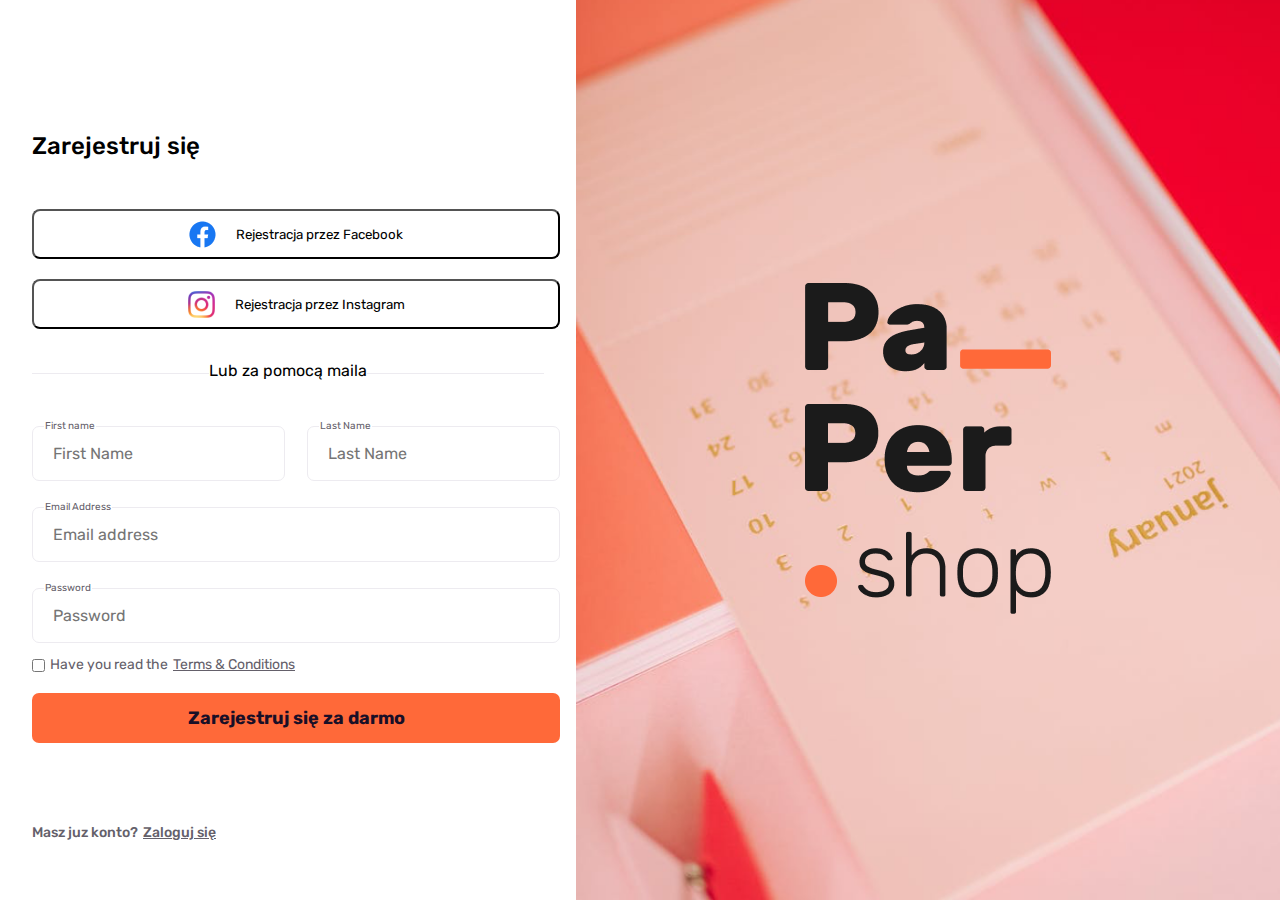
<file: index.html>
<!DOCTYPE html>
<html lang="en">
<head>
    <meta charset="UTF-8">
    <meta name="viewport" content="width=device-width, initial-scale=1.0">
    <meta name="description" content="Website that suppose to be a paper shop">
    <meta name="keywords" content="papershop learning programming devstock academy">
    <title>Paper shop</title>
    <link rel="stylesheet" href="./styles/index.css"/>
    <link rel="stylesheet" href="./styles/global.css"/>
    <link rel="preconnect" href="https://fonts.googleapis.com">
    <link rel="preconnect" href="https://fonts.gstatic.com" crossorigin>
    <link href="https://fonts.googleapis.com/css2?family=Roboto&family=Rubik:wght@300;400&display=swap" rel="stylesheet">
    <link rel="icon" type="image/png" href="./images/png/favicon.ico" sizes="32x32">
    <script src="register.js" defer></script>
</head>
<body>
    <main>
        <div class="left">
            <div class="register">
                <div class="notification success" id="success">Rejestracja zakończona sukcesem</div>
                <div class="notification failed" id="failed"></div>
                <p>Zarejestruj się</p>
                <button class="tooltip">
                    <img src="./images/webp/fb.webp" alt="facebookReg" class="fbIcon"> Rejestracja przez Facebook
                </button>
                <button class="tooltip">
                    <img src="./images/webp/insta.webp" alt="instagramReg" class="instaIcon"> Rejestracja przez Instagram
                </button>
                <div class="lineFirst">
                    <p>Lub za pomocą maila</p>
                </div>
            </div>
            <form action="" id="form" class="form">
                <div class="nameFormWrapper">
                    <div class="nameForm">
                        <div class="textInput">
                            <label for="" class="label">First name</label>
                            <input type="text" id="firstName" placeholder="First Name">
                            <div id="firstNameError" class="validationError">
                                Imię musi mieć 2 - 20 liter, a pierwsza musi być wielka
                            </div>
                        </div>
                    </div>
                    <div class="nameForm">
                        <div class="textInput">
                            <label for="" class="label">Last Name</label>
                            <input type="text" id="lastName" placeholder="Last Name">
                            <div id="lastNameError" class="validationError">
                                Nazwisko musi mieć 2 - 30 liter, a pierwsza musi być wielka
                            </div>
                        </div>
                    </div>
                </div>
                    <div class="nameForm">
                        <div class="textInput">
                            <label for="" class="label">Email Address</label>
                            <input type="text" id="email" placeholder="Email address">
                            <div id="emailAdressError" class="validationError">
                                To nie jest poprawny format adresu email
                            </div>
                        </div>
                    </div>
                    <div class="nameForm">
                        <div class="textInput">
                            <label for="" class="label">Password</label>
                            <input type="password" id="password" placeholder="Password">
                            <div id="passwordError" class="validationError">
                                Hasło musi mieć conajmniej 8 znaków, małą i wielką literę, cyfrę i znak specjalny
                            </div>
                        </div>
                    </div>
                <div class="termsWrapper">
                    <input type="checkbox" id="checkbox">
                    <span>Have you read the</span>
                    <a href="">Terms & Conditions</a>
                    <div id="termsError" class="validationError">
                        Brak akceptacji regulaminu
                    </div>
                </div>
                <div class="submit">
                    <button type="submit" id="submit">Zarejestruj się za darmo</button>
                </div>
            </form>
            <div class="bottomLine"></div>
            <div class="login">
                <span>Masz juz konto?</span>
                <a href="login.html">Zaloguj się</a>
            </div>
        </div>
        <div class="right">
            <div class="bg">
                <img src="./images/webp/background1.webp" alt="backgroundRight"/>
            </div>
            <div class="text">
                <img src="./images/webp/paper.webp" alt="backgroundLatters">
            </div>
        </div>
    </main>
    <div id="popup" class="popup">
        <span class="loader"></span>
    </div>
</body>
</html>
</file>
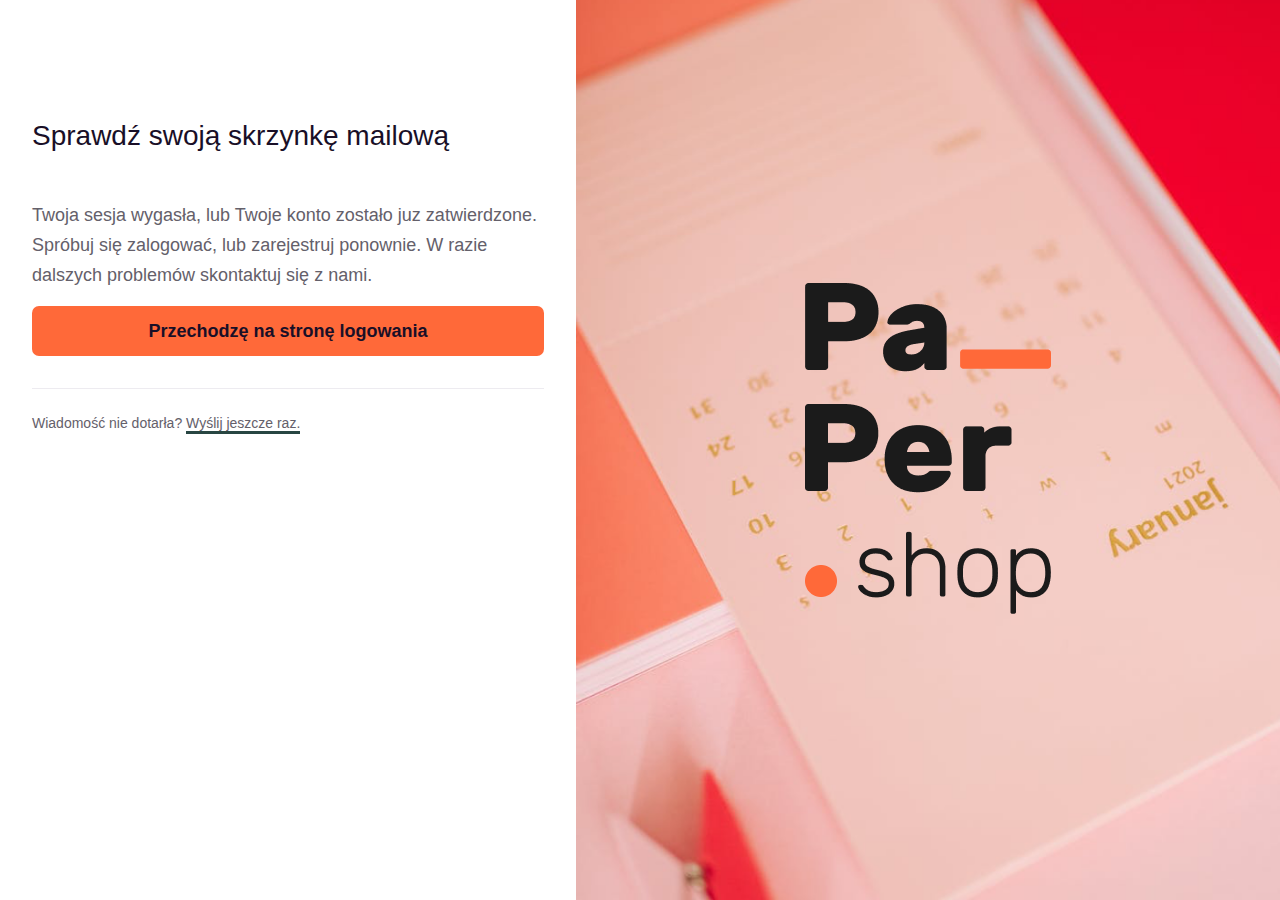
<file: confirm.html>
<!DOCTYPE html>
<html lang="en">
<head>
    <meta charset="UTF-8">
    <meta name="viewport" content="width=device-width, initial-scale=1.0">
    <meta name="description" content="Website that suppose to be a paper shop">
    <meta name="keywords" content="papershop learning programming devstock academy">
    <title>Cofirmation</title>
    <link rel="stylesheet" href="./styles/global.css">
    <link rel="stylesheet" href="./styles/confirm.css">
    <link rel="icon" type="image/png" href="./images/png/favicon.ico" sizes="32x32">
    <script src="confirm.js" defer></script>
</head>
<body>
    <main>
        <div class="left">
            <div class="confrim">
                <p class="title">
                    Sprawdź swoją skrzynkę mailową
                </p>
                <p class="subtitle">
                    Twoja sesja wygasła, lub Twoje konto zostało juz zatwierdzone.
                    Spróbuj się zalogować, lub zarejestruj ponownie.
                    W razie dalszych problemów skontaktuj się z nami.
                </p>
                <a href="login.html">
                    <button class="submit">Przechodzę na stronę logowania</button>
                </a>
                <div class="lineFirst"></div>
                <div class="login">
                    Wiadomość nie dotarła? <a href="#" class="link">Wyślij jeszcze raz.</a>
                </div>
            </div>
        </div>
        <div class="right">
            <div class="bgImage"></div>
            <div class="text">
                <img src="./images/webp/paper.webp" alt="background image">
        </div>
    </main>
    <div id="popup" class="popup">
        <span class="loader"></span>
    </div>
</body>
</html>
</file>
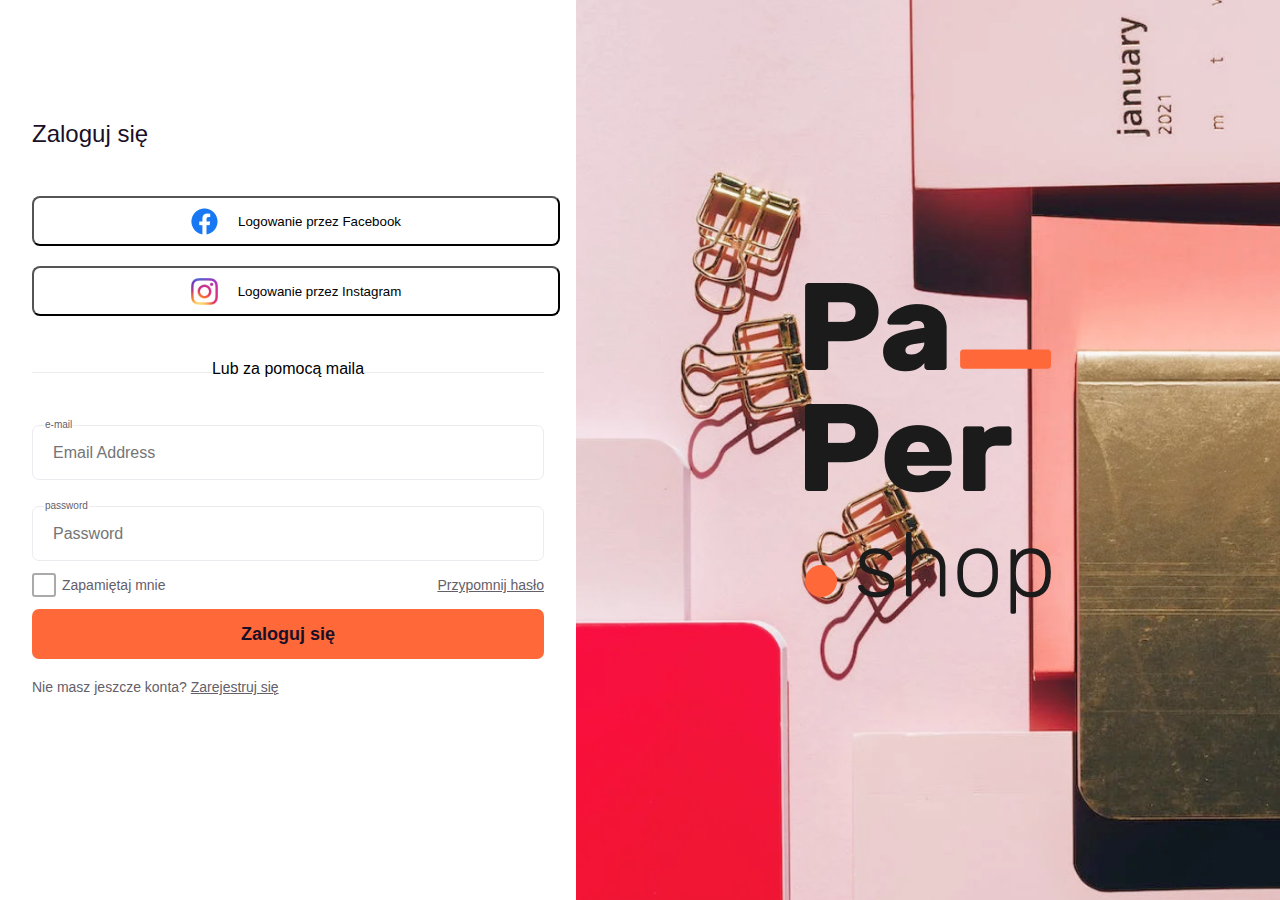
<file: login.html>
<!DOCTYPE html>
<html lang="en">
<head>
    <meta charset="UTF-8">
    <meta name="viewport" content="width=device-width, initial-scale=1.0">
    <meta name="description" content="Website that suppose to be a paper shop">
    <meta name="keywords" content="papershop learning programming devstock academy">
    <title>Sign In</title>
    <link rel="stylesheet" href="./styles/global.css">
    <link rel="stylesheet" href="./styles/login.css">
    <link rel="icon" type="image/png" href="./images/png/favicon.ico" sizes="32x32">
    <script src="./login.js" defer></script>
</head>
<body>
    <main>
        <div class="left">
            <div class="login">
                <div class="notification success" id="success">Logowanie zakończone sukcesem</div>
                <div class="notification failed" id="failed">Taki user nie istnieje <a href="./index.html">Zarejestruj się</a></div>
                <p>Zaloguj się</p>
                <button class="tooltip">
                    <img src="./images/webp/fb.webp" alt="logowanie przez facebook"> Logowanie przez Facebook
                </button>
                <button class="tooltip">
                    <img src="./images/webp/insta.webp" alt="logowanie przez instagram"> Logowanie przez Instagram
                </button>
                <div class="lineFirst">
                    <p>Lub za pomocą maila</p>
                </div>
                <form action="" id="form">
                    <div class="textInput">
                        <label for="" class="label">e-mail</label>
                        <input type="text" id="email" placeholder="Email Address">
                        <div class="validationError" id="emailError">
                            To nie jest poprawny format adresu email
                        </div>
                    </div>
                    <div class="textInput">
                        <label for="" class="label">password</label>
                        <input type="password" id="password" placeholder="Password">
                        <div class="validationError" id="passwordError">
                            To nie jest poprawny format hasła
                        </div>
                    </div>
                    <div class="bottomWrapper">
                        <div class="checkboxInput">
                            <input type="checkbox" name="rememberCheckbox" id="rememberCheckbox">
                            <label for="rememberCheckbox">Zapamiętaj mnie</label>
                            <a href="password-recovery.html">Przypomnij hasło</a>
                        </div>
                        <button id="submit" type="submit">Zaloguj się</button>
                    </div>
                </form>
                <div class="lineWrapper"></div>
                <div class="register">Nie masz jeszcze konta?
                    <a href="index.html">Zarejestruj się</a>
                </div>
            </div>
        </div>
        <div class="right">
            <div class="bgImage"></div>
            <div class="text">
                <img src="./images/webp/paper.webp" alt="background image">
            </div>
        </div>
    </main>
    <div id="popup" class="popup">
        <span class="loader"></span>
    </div>
</body>
</html>
</file>
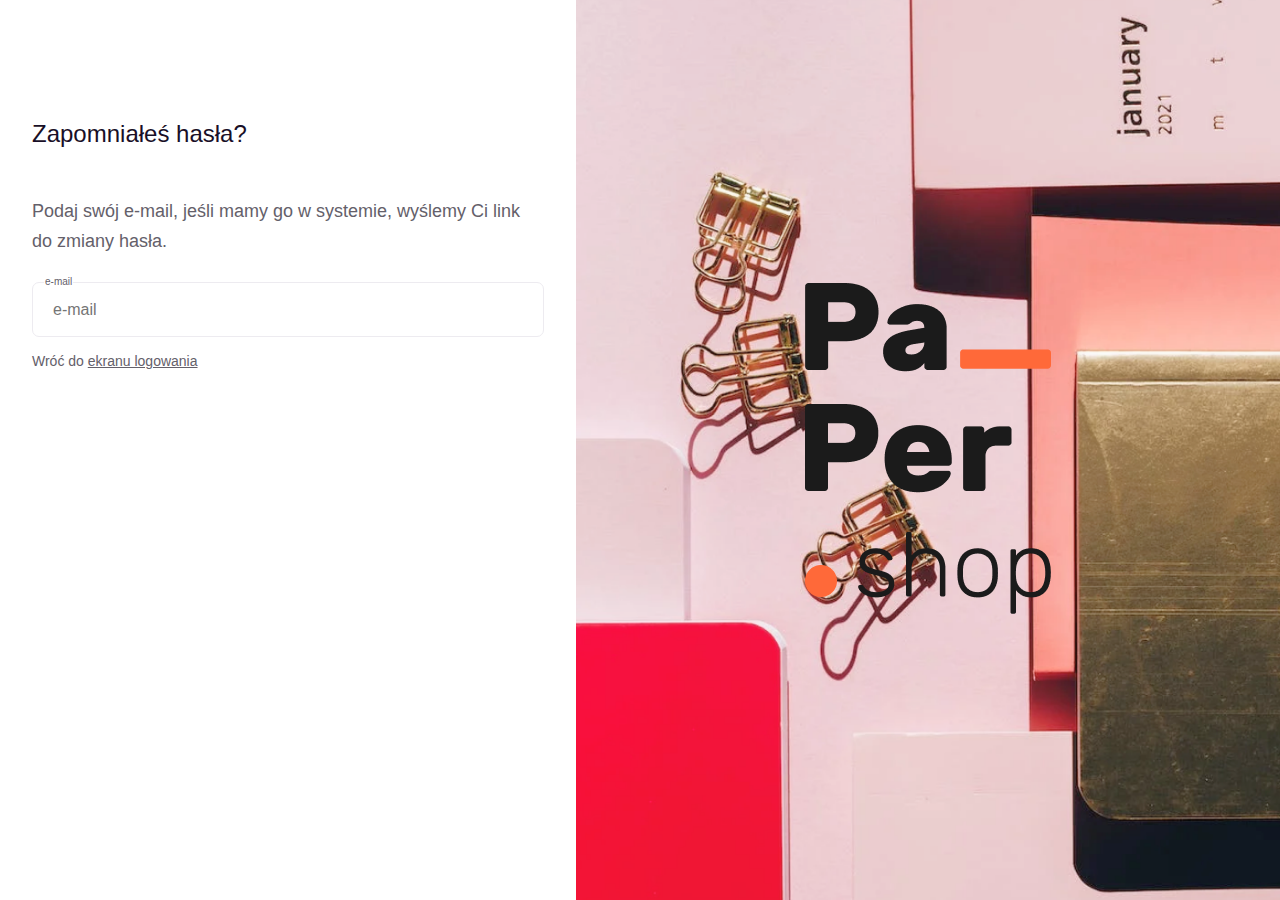
<file: password-recovery.html>
<!DOCTYPE html>
<html lang="en">
<head>
    <meta charset="UTF-8">
    <meta name="viewport" content="width=device-width, initial-scale=1.0">
    <meta name="description" content="Website that suppose to be a paper shop">
    <meta name="keywords" content="papershop learning programming devstock academy">
    <title>Password Recovery</title>
    <link rel="stylesheet" href="./styles/global.css">
    <link rel="stylesheet" href="./styles/password-recovery.css">
    <link rel="icon" type="image/png" href="./images/webp/favicon.ico" sizes="32x32">
    <script src="./password-recovery.js" defer></script>
</head>
<body>
    <main>
        <div class="left">
            <div class="recovery">
                <div class="notification success" id="success">Sprawdź swoją skrzynkę mailową</div>
                <div class="notification failed" id="failed">Email ma zły format <a href="./index.html">Zarejestruj się</a></div>
                <p class="title">Zapomniałeś hasła?</p>
                <p class="subtitle">
                    Podaj swój e-mail, jeśli mamy go w systemie, wyślemy Ci link do zmiany hasła.
                </p>
                <form id="form">
                    <div class="textInput">
                        <label for="" class="label">e-mail</label>
                        <input type="text" id="email" placeholder="e-mail">
                        <div class="validationError" id="emailError">
                            To nie jest poprawny format adresu e-mail
                        </div>
                    </div>
                </form>
                <div class="toLogin">Wróć do <a href="login.html">ekranu logowania</a>
                </div>
            </div>
        </div>
        <div class="right">
            <div class="bgImage"></div>
            <div class="text">
                <img src="./images/png/paper.png" alt="background image">
            </div>
        </div>
    </main>
    <div id="popup" class="popup">
        <span class="loader"></span>
    </div>
</body>
</html>
</file>
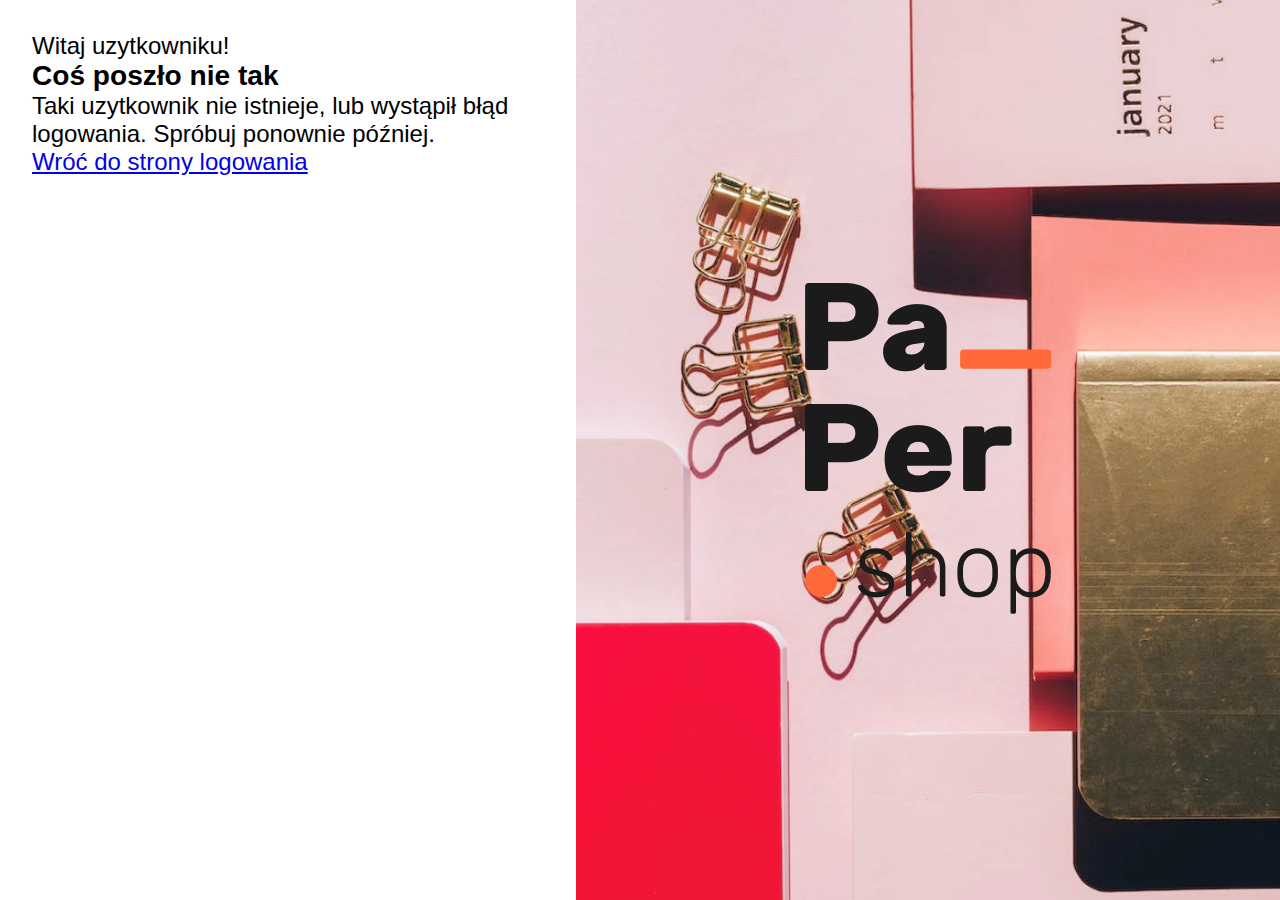
<file: profile.html>
<!DOCTYPE html>
<html lang="en">
<head>
    <meta charset="UTF-8">
    <meta name="viewport" content="width=device-width, initial-scale=1.0">
    <meta name="description" content="Website that suppose to be a paper shop">
    <meta name="keywords" content="papershop learning programming devstock academy">
    <title>Profile</title>
    <link rel="stylesheet" href="./styles/profile.css">
    <link rel="stylesheet" href="./styles/global.css">
    <link rel="icon" type="image/png" href="./images/webp/favicon.ico" sizes="32x32">
    <script src="profile.js" defer></script>
</head>
<body>
    <main>
        <div class="left">
            <div class="profile">
                <p class="title">Witaj uzytkowniku!</p>
                <div id="userContent">
                    <div class="lineFirst"></div>
                    <p>Zobacz innych</p>
                    <ul id="innerContent"></ul>
                    <div class="register">
                        Dzięki za wizytę! <span class="logout">Wyloguj się</span>
                    </div>
                </div>
            </div>
        </div>
        <div class="right">
            <div class="bgImage"></div>
                <div class="text">
                    <img src="./images/webp/paper.webp" alt="background image">
                </div>
        </div>
    </main>
</body>
</html>
</file>
<file: styles/index.css>
.register {
    display: flex;
    position: relative;
    flex-direction: column;
    width: 100%;
    max-width: 529px;
    font-size: 20px;
}

.register > p {
    font-size: 24px;
    font-weight: 500;
    margin-top: 100px;
    margin-bottom: 49px;
}

.register > button:nth-of-type() {
    margin-bottom: 32px;
}

.nameForm {
    display: flex;
    column-gap: 24px;
    width: 100%
}

#submit {
    border: none; 
    border-radius: 7px;
    margin-top: 16px;
    width: 100%;
    height: 50px;
    background-color: #ff6939;
    font-size: 18px;
    font-weight: 700;
    color: #190F27;
}

.termsWrapper {
    display: flex;
    margin-top: 10px;
    height: 24px;
    align-items: center;
    color: #64606A;
    font-size: 14px;
    line-height: 22px;
}

.termsWrapper > span {
    margin-left: 5px;
}

.termsWrapper > a {
    margin-left: 5px;
    color: #64606A;
    text-decoration: underline;
}

.login {
    display: flex;
    font-size: 14px;
    margin-top: 10px;
    height: 22px;
    font-weight: 500;
    color: #64606A;
}

.login > a {
    color: #64606A;
    text-decoration: underline;
    margin-left: 5px;
}
</file>
<file: styles/global.css>
* {
    box-sizing: border-box;
    margin: 0;
    font-family: 'Rubik', sans-serif;
}

::-webkit-scrollbar {
    width: 6px;
    background-color: #f5f5f5;
}

::-webkit-scrollbar-thumb {
    border-radius: 6px;
    background-color: #ff6939;
}

main {
    display: flex;
    overflow: hidden;
    transition: 0.2s;
    max-width: 1920px;
    margin: 0 auto;
    height: auto;
}

button {
    cursor: pointer;
}

button {
    display: flex;
    position: relative;
    justify-content: center;
    align-items: center;
    border-color: 2px solid #284642;
    border-radius: 8px;
    background-color: #fff;
    height: 50px;
    width: 528px;
    margin-bottom: 20px;
}

button > img {
    margin-right: 20px;
}

.right {
    position: relative;
    display: flex;
    align-items: center;
    justify-content: center;
    width: 100%;
    max-width: 55%;
    height: 100vh;
}

.text {
    position: absolute;
    z-index: 3;
}

.bg {
    position: absolute;
    display: flex;
    max-width: 100%;
    height: 100vh;
    background-repeat: no-repeat;
    background-size: cover;
}

.left {
    position: relative;
    display: flex;
    flex-direction: column;
    align-items: flex-start;
    overflow: auto;
    width: 100%;
    max-width: 45%;
    min-width: 360px;
    height: 100vh;
    padding: 32px;
}

.lineFirst, .bottomLine {
    position: relative;
    margin-top: 12px;
    margin-bottom: 16px;
    height: 23px;
}

.lineFirst::before, .bottomLine::before {
    content: "";
    position: absolute;
    top: 50%;
    width: 100%;
    height: 1px;
    background-color: #EDEBF0;
}

.lineFirst > p, .bottomLine > p {
    position: absolute;
    display: block;
    left: 50%;
    transform: translate(-50%);
    font-size: 16px;
    background-color: #fff;
    font-weight: 400;
    margin: 0 auto;
}

.validationError {
    display: none;
    font-size: 10px;
    margin-top: 10px;
    color: #CE0737
}

.visible {
    display: block;
}

.textInput {
    position: relative;
    margin-top: 26px;
    width: 100%;
}

.textInput > input {
    font-size: 16px;
    border: 1px solid #EDEBF0;
    border-radius: 7px;
    height: 55px;
    width: 100%;
    padding-left: 20px;
}

.textInput .error {
    border: 1px solid #CE0737;
}

.label {
    position: absolute;
    font-size: 10px;
    left: 12px;
    top: -10px;
    height: 20px;
    padding: 0 1px;
    background-color: #fff;
    line-height: 20px;
    color: #64606A;
}

.nameFormWrapper {
    display: flex;
    justify-content: space-between;
    width: 100%;
}

.nameForm {
    flex-basis: 48%;
    width: 100%;
}

.form {
    width: 528px;
}

.visible {
    display: block;
}

.tooltip {
    position: relative;
}

.tooltip::before {
    content: "";
    position: absolute;
    top: -10px;
    left: 0;
    transition: 0.3s;
    opacity: 0;
    border-right: 20px solid #ff6939;
    border-bottom: 20px solid rgba(0,0,0,0);
    width: 0;
    height: 0;
}

.tooltip::after {
    content: "Opcja niedostępna";
    position: absolute;
    top: -45px;
    left: -10px;
    opacity: 0;
    transition: 0.3s;
    border-radius: 7px;
    width: 150px;
    height: 40px;
    background-color: #ff6939;
    line-height: 40px;
    color: #190f27 ;
}

.tooltip:hover::after, .tooltip:hover::before {
    opacity: 1;
}

.notification {
    position: absolute;
    left: 0;
    right: 0;
    top: 0;
    opacity: 0;
    transition: 0.3s ease-in-out;
    width: 100%;
    max-width: 528px;
    height: 40px;
    background-color: #fff;
    line-height: 40px;
    text-align: center;
    font-size: 14px;
    font-weight: 500;
    border-top-right-radius: 7px;
    border-bottom-right-radius: 7px;
}

.success {
    background-color: #cfdbd9;
    color: #284642;
}

.success::before {
    content: "";
    position: absolute;
    left: -50%;
    display: block;
    width: 50%;
    height: 40px;
    background-color: #cfdbd9;
}

.failed {
    background-color: #f0eeed;
    color: #CE0737;
}

.failed::before {
    content: "";
    position: absolute;
    left: 50%;
    display: block;
    width: 50%;
    height: 40px;
    background-color: #f0eeed;
}

.blur {
    filter: blur(10px);
    pointer-events: none;
}

.popup {
    display: none;
    position: fixed;
    top: 50%;
    left: 50%;
    transform: translate(-50%, -50%);
    width: 200px;
    height: 200px;
}

.showPopup {
    display: flex;
    justify-content: center;
    align-items: center;
}

.loader {
    display: block;
    position: relative;
    animation: rotate 1s infinite linear;
    border: 10px solid #fff;
    border-top-color: transparent;
    border-right-color: transparent;
    border-bottom-color: transparent;
    border-radius: 50%;
    width: 150px;
    height: 150px;
    background-color: transparent;
}

.loader::before {
    content: "";
    position: absolute;
    top: 2px;
    right: 2px;
    left: 2px;
    bottom: 2px;
    animation: rotate 0.5s infinite linear reverse;
    border: 10px solid #ff6939;
    border-top-color: transparent;
    border-right-color: transparent;
    border-bottom-color: transparent;
    border-radius: 50%;
    background-color: transparent;
}

.loader::after {
    content: "";
    position: absolute;
    top: 12px;
    right: 12px;
    left: 12px;
    bottom: 12px;
    animation: rotate 0.5s infinite linear;
    border: 10px solid #fff ;
    border-top-color: transparent;
    border-right-color: transparent;
    border-bottom-color: transparent;
    border-radius: 50%;
    background-color: transparent;
}

.show {
    opacity: 1;
}

.show a {
    display: inline;
}

@keyframes rotate {
    from {
        transform: rotateZ(0deg);
    } 
    to {
        transform: rotateZ(360deg);
    }
}

@media (max-width: 600px) {
    .lineWrapper > p {
        font-size: 10px;
    }
    main {
        display: flex;
        flex-direction: column-reverse;
        height: auto;
    }
    .right {
        align-items: start;
        justify-content: start;
        max-width: 100%;
        max-height: 250px;
        height: 50vh;
    }

    .right > .bg {
        width: 100%;
        max-height: 250px;
    }

    .bg > img {
        width: 100%;
        max-height: 250px;
    }

    .right > .text {
        width: 110px;
        height: 147px;
        top: 32px;
        left: 32px
    }

    .text > img {
        width: 100%;
        max-height: 147px;
    }

    .left {
        max-width: 100%;
        min-width: 303px;
        max-height: 50%;
        height: 100%;
    }

    .form {
        flex-direction: column;
        gap: 0;
    }
}
</file>
<file: styles/confirm.css>
.confirm {
    position: relative;
    display: flex;
    flex-direction: column;
    margin-bottom: 100px;
    width: 100%;
    max-width: 528px;
    font-size: 24px;
}

.title {
    margin-top: 88px;
    margin-bottom: 48px;
    font-size: 28px;
    font-weight: 500;
    color: #190F27;
}

.subtitle {
    font-size: 18px;
    color: #64606A;
    line-height: 30px;
}

a {
    text-decoration: none;
}

a.link {
    border-bottom: 3px solid #284642;
    font-size: 14px;
    color: #64606a;
}

.submit {
    border: none; 
    border-radius: 7px;
    margin-top: 16px;
    width: 100%;
    height: 50px;
    background-color: #ff6939;
    font-size: 18px;
    font-weight: 700;
    color: #190F27;
}

.login {
    font-size: 14px;
    color: #64606a;
    margin-top: 16px;
}

.login > a {
    color: #64606A;
}

.bgImage {
    width: 100%;
    height: 100%;
    background-image: url(../images/webp/background1.webp);
    background-size: cover;
    background-repeat: no-repeat;
}
</file>
<file: styles/login.css>
.bgImage {
    width: 100%;
    height: 100%;
    background-image: url(../images/webp/image69.webp);
    background-size: cover;
    background-repeat: no-repeat;
}

.login {
    display: flex;
    flex-direction: column;
    position: relative;
    justify-content: center;
    width: 100%;
    max-width: 528px;
    font-size: 24px;
}

.login > p {
    margin-top: 88px;
    margin-bottom: 48px;
    font-weight: 500;
    color: #190F27;
}

.login > button:nth-of-type(2) {
    margin-bottom: 32px;
}

#submit {
    border: none; 
    border-radius: 7px;
    margin-top: 16px;
    width: 100%;
    height: 50px;
    background-color: #ff6939;
    font-size: 18px;
    font-weight: 700;
    color: #190F27;
}

.checkboxInput {
    display: flex;
    justify-content: space-between;
    margin-top: 16px;
}

#rememberCheckbox {
    display: none;
}

label[for="rememberCheckbox"] {
    position: relative;
    display: inline-block;
    margin-right: 10px;
    padding-left: 30px;
    cursor: pointer;
    user-select: none;
    font-size: 14px;
    color: #64606a;
}

label[for="rememberCheckbox"]::before {
    content: "";
    position: absolute;
    left: 0;
    top:50%;
    display: inline-block;
    transform: translateY(-50%);
    border: 2px solid #aaa;
    border-radius: 3px;
    width: 20px;
    height: 20px;
}

input[type="checkbox"]:checked + label[for="rememberCheckbox"]::before {
    content: "\2713";
    background-color: #284642;
    text-align: center;
    font-size: 16px;
    line-height: 20px;
    color: #fff;
}

a, .register {
    font-size: 14px;
    color: #64606a;
}

.inline {
    display: inline;
}

@media (max-width: 600px){
    a{
        font-size: 12px
    }
    label[for="rembemberCheckbox"] {
        font-size: 12px;
    }
    .register > button {
        font-size: 12px;
    }
}
</file>
<file: styles/password-recovery.css>
.bgImage {
    width: 100%;
    height: 100%;
    background-image: url(../images/webp/image69.webp);
    background-size: cover;
    background-repeat: no-repeat;
}

.recovery {
    position: relative;
    display: flex;
    flex-direction: column;
    margin-bottom: 100px;
    width: 100%;
    max-width: 528px;
    font-size: 24px;
}

.recovery > .title {
    margin-top: 88px;
    margin-bottom: 48px;
    font-weight: 500;
    color: #190F27;
}

.recovery > .subtitle {
    font-size: 18px;
    color: #64606A;
    line-height: 30px;
}

.toLogin {
    font-size: 14px;
    color: #64606a;
    margin-top: 16px;
}

.toLogin > a {
    color: #64606a;
}
</file>
<file: styles/profile.css>
.bgImage {
    width: 100%;
    height: 100%;
    background-image: url(../images/webp/image69.webp);
    background-repeat: none;
    background-size: cover;
}

.profile {
    display: flex;
    flex-direction: column;
    width: 100%;
    max-width: 528px;
    font-size: 24px;
}

.register {
    font-size: 14px;
    color: #64606a;
}

.logout {
    text-decoration: underline;
    cursor: pointer;
}

li {
    font-size: 14px;
    color: #64606a;
}
</file>
